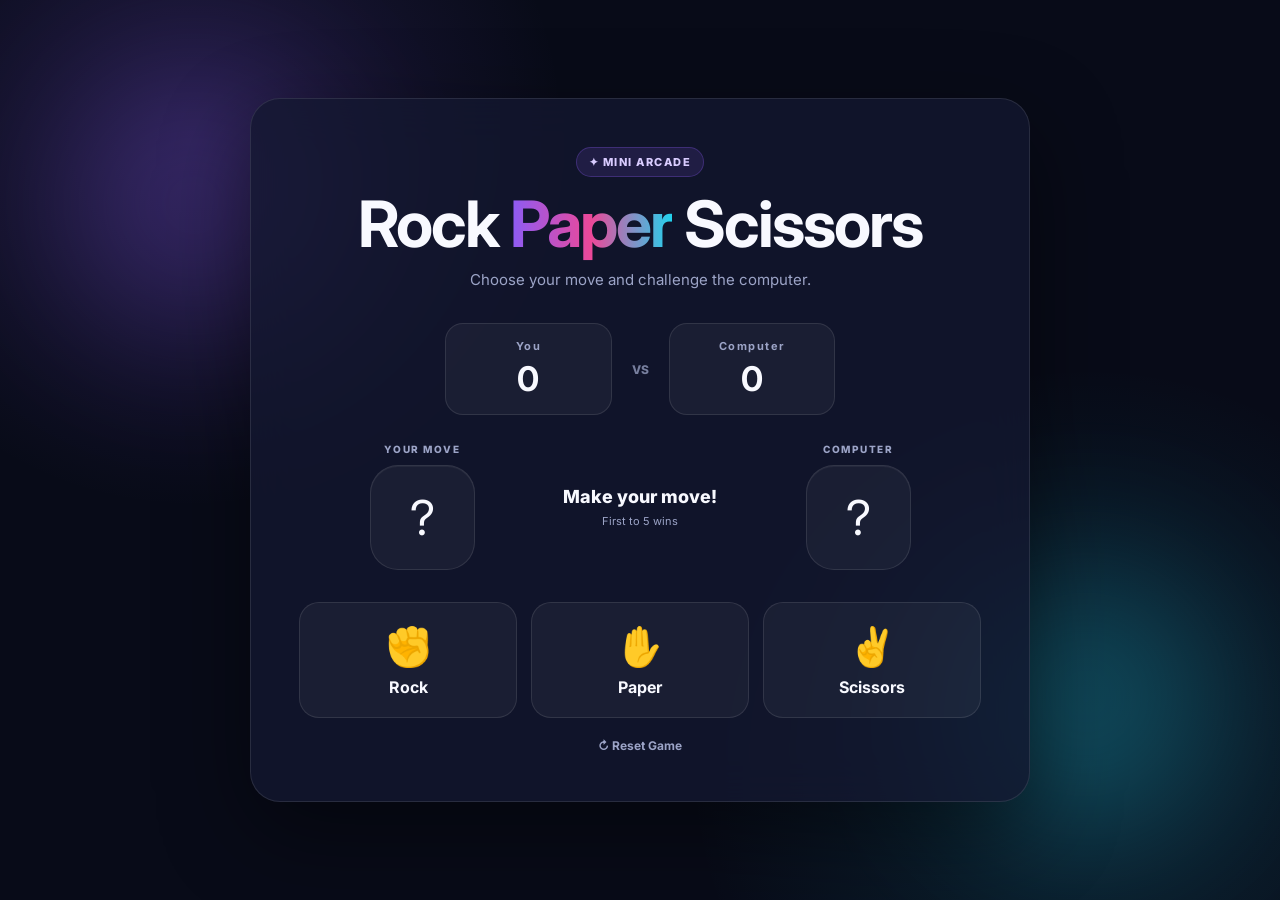
<file: index.html>
<!DOCTYPE html>
<html lang="en">
<head>
  <meta charset="UTF-8">
  <meta name="viewport" content="width=device-width, initial-scale=1.0">
  <title>Rock Paper Scissors</title>
  <link rel="preconnect" href="https://fonts.googleapis.com">
  <link rel="preconnect" href="https://fonts.gstatic.com" crossorigin>
  <link href="https://fonts.googleapis.com/css2?family=Inter:wght@400;600;700;800&display=swap" rel="stylesheet">
  <link rel="stylesheet" href="style.css">
</head>
<body>
  <main class="game-shell">
    <div class="glow glow-one"></div>
    <div class="glow glow-two"></div>

    <section class="game-card">
      <header class="hero">
        <div class="badge">✦ MINI ARCADE</div>
        <h1>Rock <span>Paper</span> Scissors</h1>
        <p>Choose your move and challenge the computer.</p>
      </header>

      <section class="scoreboard">
        <div class="score">
          <span>You</span>
          <strong id="player-score">0</strong>
        </div>
        <div class="vs">VS</div>
        <div class="score">
          <span>Computer</span>
          <strong id="computer-score">0</strong>
        </div>
      </section>

      <section class="arena">
        <div class="fighter">
          <div class="label">YOUR MOVE</div>
          <div class="choice-display" id="player-choice">?</div>
        </div>

        <div class="result-wrap">
          <div class="result" id="result">Make your move!</div>
          <div class="round" id="round">First to 5 wins</div>
        </div>

        <div class="fighter">
          <div class="label">COMPUTER</div>
          <div class="choice-display" id="computer-choice">?</div>
        </div>
      </section>

      <section class="choices" aria-label="Choose your move">
        <button class="choice-btn" data-choice="rock">
          <span class="emoji">✊</span>
          <span>Rock</span>
        </button>
        <button class="choice-btn" data-choice="paper">
          <span class="emoji">✋</span>
          <span>Paper</span>
        </button>
        <button class="choice-btn" data-choice="scissors">
          <span class="emoji">✌️</span>
          <span>Scissors</span>
        </button>
      </section>

      <button class="reset-btn" id="reset-btn">↻ Reset Game</button>
    </section>
  </main>

  <div class="confetti" id="confetti"></div>
  <script src="script.js"></script>
</body>
</html>
</file>
<file: style.css>
* {
  box-sizing: border-box;
  margin: 0;
  padding: 0;
}

:root {
  --bg: #080b18;
  --card: rgba(20, 24, 48, 0.78);
  --border: rgba(255, 255, 255, 0.1);
  --text: #f8f9ff;
  --muted: #9ca4c7;
  --purple: #8b5cf6;
  --pink: #ec4899;
  --cyan: #22d3ee;
  --green: #34d399;
}

body {
  min-height: 100vh;
  font-family: "Inter", sans-serif;
  color: var(--text);
  background:
    radial-gradient(circle at 15% 15%, rgba(139, 92, 246, .18), transparent 28%),
    radial-gradient(circle at 85% 85%, rgba(34, 211, 238, .13), transparent 30%),
    var(--bg);
  overflow-x: hidden;
}

.game-shell {
  min-height: 100vh;
  display: grid;
  place-items: center;
  padding: 28px 18px;
  position: relative;
}

.game-card {
  width: min(780px, 100%);
  padding: clamp(25px, 5vw, 48px);
  border: 1px solid var(--border);
  border-radius: 30px;
  background: var(--card);
  backdrop-filter: blur(22px);
  box-shadow: 0 30px 90px rgba(0, 0, 0, .45);
  position: relative;
  z-index: 2;
}

.glow {
  position: absolute;
  width: 260px;
  height: 260px;
  border-radius: 50%;
  filter: blur(80px);
  opacity: .25;
}

.glow-one {
  background: var(--purple);
  top: 8%;
  left: 5%;
}

.glow-two {
  background: var(--cyan);
  right: 5%;
  bottom: 8%;
}

.hero {
  text-align: center;
}

.badge {
  display: inline-block;
  padding: 7px 12px;
  border-radius: 99px;
  font-size: 11px;
  font-weight: 800;
  letter-spacing: 1.5px;
  color: #d9ccff;
  background: rgba(139, 92, 246, .13);
  border: 1px solid rgba(139, 92, 246, .28);
  margin-bottom: 15px;
}

h1 {
  font-size: clamp(2rem, 6vw, 4rem);
  line-height: 1;
  letter-spacing: -2px;
  margin-bottom: 14px;
}

h1 span {
  background: linear-gradient(90deg, var(--purple), var(--pink), var(--cyan));
  -webkit-background-clip: text;
  background-clip: text;
  color: transparent;
}

.hero p {
  color: var(--muted);
  font-size: 15px;
}

.scoreboard {
  margin: 34px auto 26px;
  max-width: 390px;
  display: grid;
  grid-template-columns: 1fr auto 1fr;
  align-items: center;
  gap: 20px;
  text-align: center;
}

.score {
  padding: 15px;
  border-radius: 18px;
  background: rgba(255,255,255,.045);
  border: 1px solid var(--border);
}

.score span {
  display: block;
  color: var(--muted);
  font-size: 11px;
  font-weight: 700;
  letter-spacing: 1.5px;
  margin-bottom: 5px;
}

.score strong {
  font-size: 34px;
}

.vs {
  color: #777f9e;
  font-weight: 800;
  font-size: 12px;
}

.arena {
  display: grid;
  grid-template-columns: 1fr auto 1fr;
  gap: 18px;
  align-items: center;
  margin: 28px 0;
}

.fighter {
  text-align: center;
}

.label {
  color: var(--muted);
  font-size: 10px;
  font-weight: 800;
  letter-spacing: 1.5px;
  margin-bottom: 10px;
}

.choice-display {
  width: 105px;
  height: 105px;
  margin: auto;
  display: grid;
  place-items: center;
  border-radius: 28px;
  font-size: 48px;
  background: rgba(255,255,255,.045);
  border: 1px solid var(--border);
  box-shadow: inset 0 1px rgba(255,255,255,.05);
}

.result-wrap {
  min-width: 150px;
  text-align: center;
}

.result {
  font-size: 18px;
  font-weight: 800;
  margin-bottom: 7px;
}

.result.win { color: var(--green); }
.result.lose { color: #fb7185; }
.result.draw { color: #fbbf24; }

.round {
  color: var(--muted);
  font-size: 11px;
}

.choices {
  display: grid;
  grid-template-columns: repeat(3, 1fr);
  gap: 14px;
  margin-top: 32px;
}

.choice-btn {
  border: 1px solid var(--border);
  border-radius: 20px;
  padding: 20px 12px;
  color: var(--text);
  background: rgba(255,255,255,.045);
  cursor: pointer;
  font: inherit;
  font-weight: 700;
  transition: transform .2s ease, border-color .2s ease, background .2s ease, box-shadow .2s ease;
}

.choice-btn:hover {
  transform: translateY(-5px);
  border-color: rgba(139,92,246,.65);
  background: rgba(139,92,246,.12);
  box-shadow: 0 15px 35px rgba(0,0,0,.22);
}

.choice-btn:active {
  transform: translateY(-1px) scale(.98);
}

.emoji {
  display: block;
  font-size: 38px;
  margin-bottom: 8px;
}

.reset-btn {
  display: block;
  margin: 20px auto 0;
  border: 0;
  color: var(--muted);
  background: transparent;
  cursor: pointer;
  font: inherit;
  font-size: 12px;
  font-weight: 700;
  transition: color .2s ease;
}

.reset-btn:hover {
  color: white;
}

.pulse {
  animation: pulse .45s ease;
}

@keyframes pulse {
  50% { transform: scale(1.12); }
}

.pop {
  animation: pop .35s ease;
}

@keyframes pop {
  0% { transform: scale(.7); opacity: .3; }
  100% { transform: scale(1); opacity: 1; }
}

.confetti-piece {
  position: fixed;
  width: 9px;
  height: 14px;
  top: -20px;
  z-index: 10;
  animation: fall 1.8s linear forwards;
}

@keyframes fall {
  to {
    transform: translate3d(var(--x), 105vh, 0) rotate(720deg);
    opacity: 0;
  }
}

@media (max-width: 620px) {
  .game-card {
    border-radius: 24px;
  }

  .arena {
    grid-template-columns: 1fr 1fr;
  }

  .result-wrap {
    grid-column: 1 / -1;
    grid-row: 2;
    order: 3;
  }

  .choice-display {
    width: 88px;
    height: 88px;
    font-size: 40px;
  }

  .choices {
    gap: 9px;
  }

  .choice-btn {
    padding: 15px 8px;
    border-radius: 16px;
  }

  .emoji {
    font-size: 32px;
  }
}
</file>
